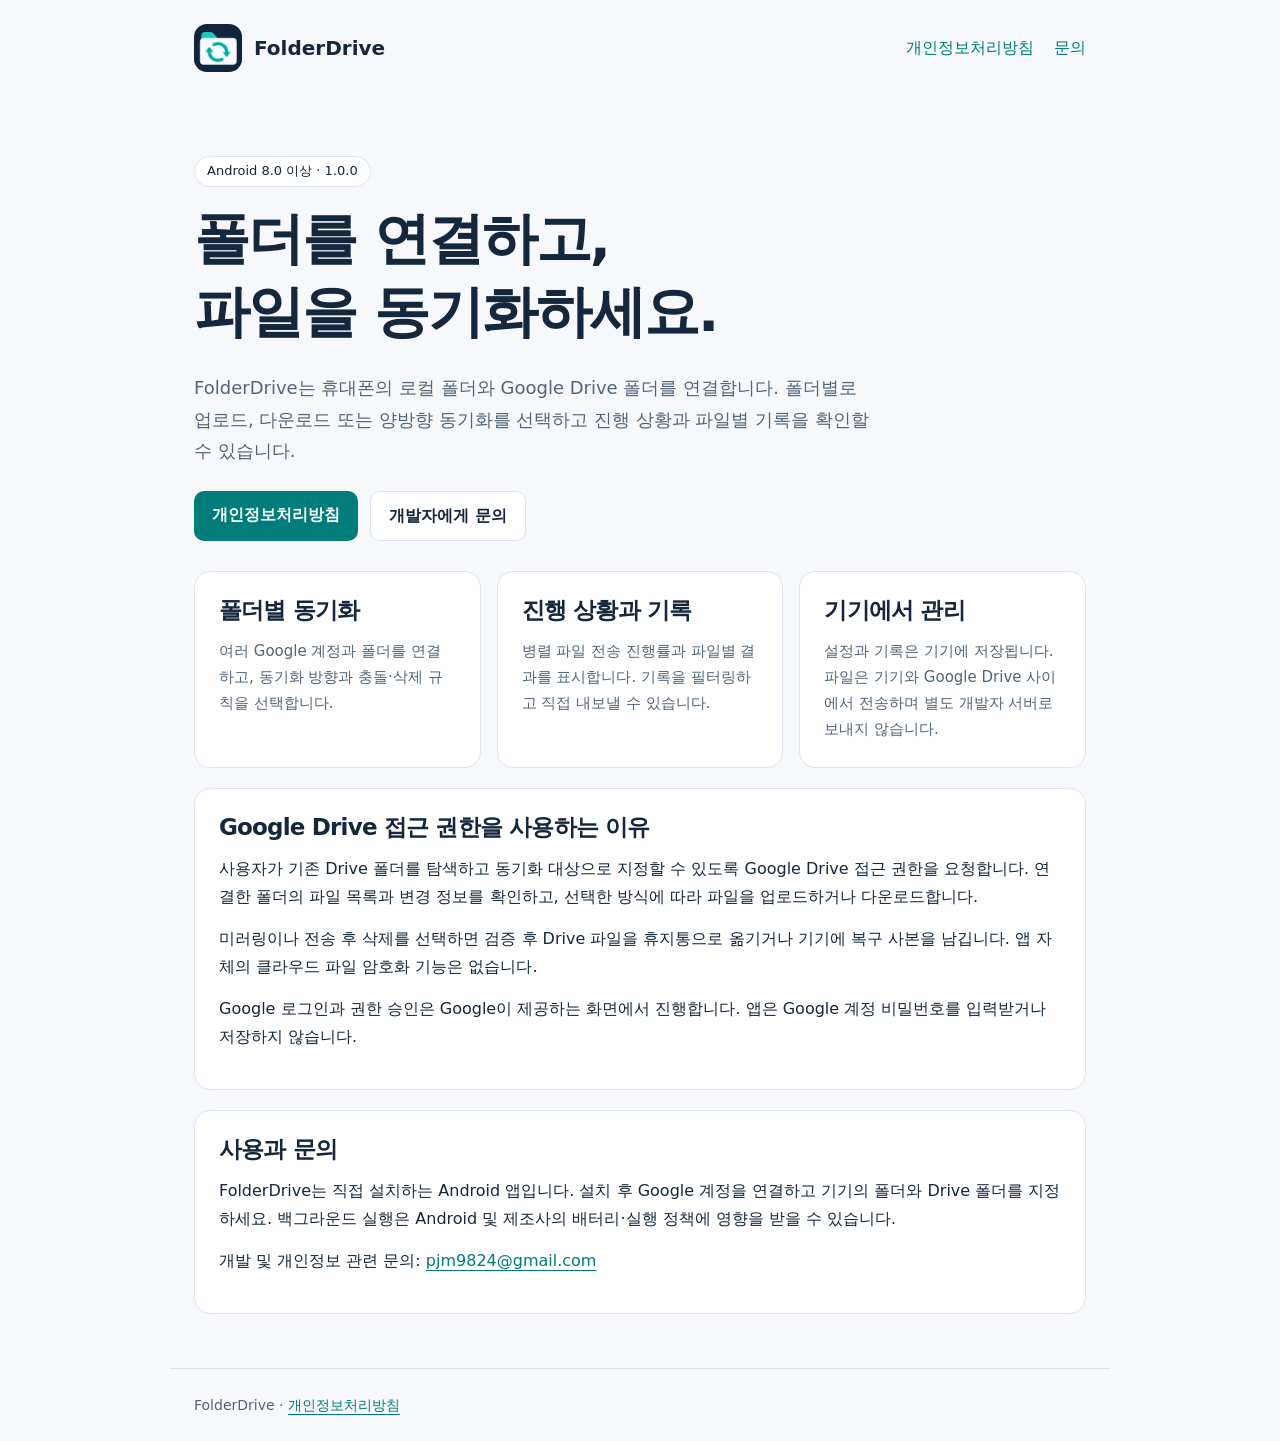
<file: index.html>
<!doctype html>
<html lang="ko">
<head><meta charset="utf-8"><meta name="viewport" content="width=device-width,initial-scale=1"><meta name="description" content="FolderDrive는 Android의 로컬 폴더와 사용자가 선택한 Google Drive 폴더를 동기화하는 앱입니다."><title>FolderDrive — Android 폴더 동기화</title><link rel="stylesheet" href="style.css"><link rel="icon" href="icon.png"></head>
<body>
<header><a class="brand" href="./"><img src="icon.png" alt="">FolderDrive</a><nav aria-label="주 메뉴"><a href="privacy.html">개인정보처리방침</a><a href="mailto:pjm9824@gmail.com">문의</a></nav></header>
<main>
<section class="hero"><span class="tag">Android 8.0 이상 · 1.0.0</span><h1>폴더를 연결하고,<br>파일을 동기화하세요.</h1><p>FolderDrive는 휴대폰의 로컬 폴더와 Google Drive 폴더를 연결합니다. 폴더별로 업로드, 다운로드 또는 양방향 동기화를 선택하고 진행 상황과 파일별 기록을 확인할 수 있습니다.</p><div class="actions"><a class="button" href="privacy.html">개인정보처리방침</a><a class="button secondary" href="mailto:pjm9824@gmail.com">개발자에게 문의</a></div></section>
<div class="grid"><section class="card"><h2>폴더별 동기화</h2><p>여러 Google 계정과 폴더를 연결하고, 동기화 방향과 충돌·삭제 규칙을 선택합니다.</p></section><section class="card"><h2>진행 상황과 기록</h2><p>병렬 파일 전송 진행률과 파일별 결과를 표시합니다. 기록을 필터링하고 직접 내보낼 수 있습니다.</p></section><section class="card"><h2>기기에서 관리</h2><p>설정과 기록은 기기에 저장됩니다. 파일은 기기와 Google Drive 사이에서 전송하며 별도 개발자 서버로 보내지 않습니다.</p></section></div>
<section class="section"><h2>Google Drive 접근 권한을 사용하는 이유</h2><p>사용자가 기존 Drive 폴더를 탐색하고 동기화 대상으로 지정할 수 있도록 Google Drive 접근 권한을 요청합니다. 연결한 폴더의 파일 목록과 변경 정보를 확인하고, 선택한 방식에 따라 파일을 업로드하거나 다운로드합니다.</p><p>미러링이나 전송 후 삭제를 선택하면 검증 후 Drive 파일을 휴지통으로 옮기거나 기기에 복구 사본을 남깁니다. 앱 자체의 클라우드 파일 암호화 기능은 없습니다.</p><p>Google 로그인과 권한 승인은 Google이 제공하는 화면에서 진행합니다. 앱은 Google 계정 비밀번호를 입력받거나 저장하지 않습니다.</p></section>
<section class="section"><h2>사용과 문의</h2><p>FolderDrive는 직접 설치하는 Android 앱입니다. 설치 후 Google 계정을 연결하고 기기의 폴더와 Drive 폴더를 지정하세요. 백그라운드 실행은 Android 및 제조사의 배터리·실행 정책에 영향을 받을 수 있습니다.</p><p>개발 및 개인정보 관련 문의: <a href="mailto:pjm9824@gmail.com">pjm9824@gmail.com</a></p></section>
</main><footer>FolderDrive · <a href="privacy.html">개인정보처리방침</a></footer>
</body></html>
</file>
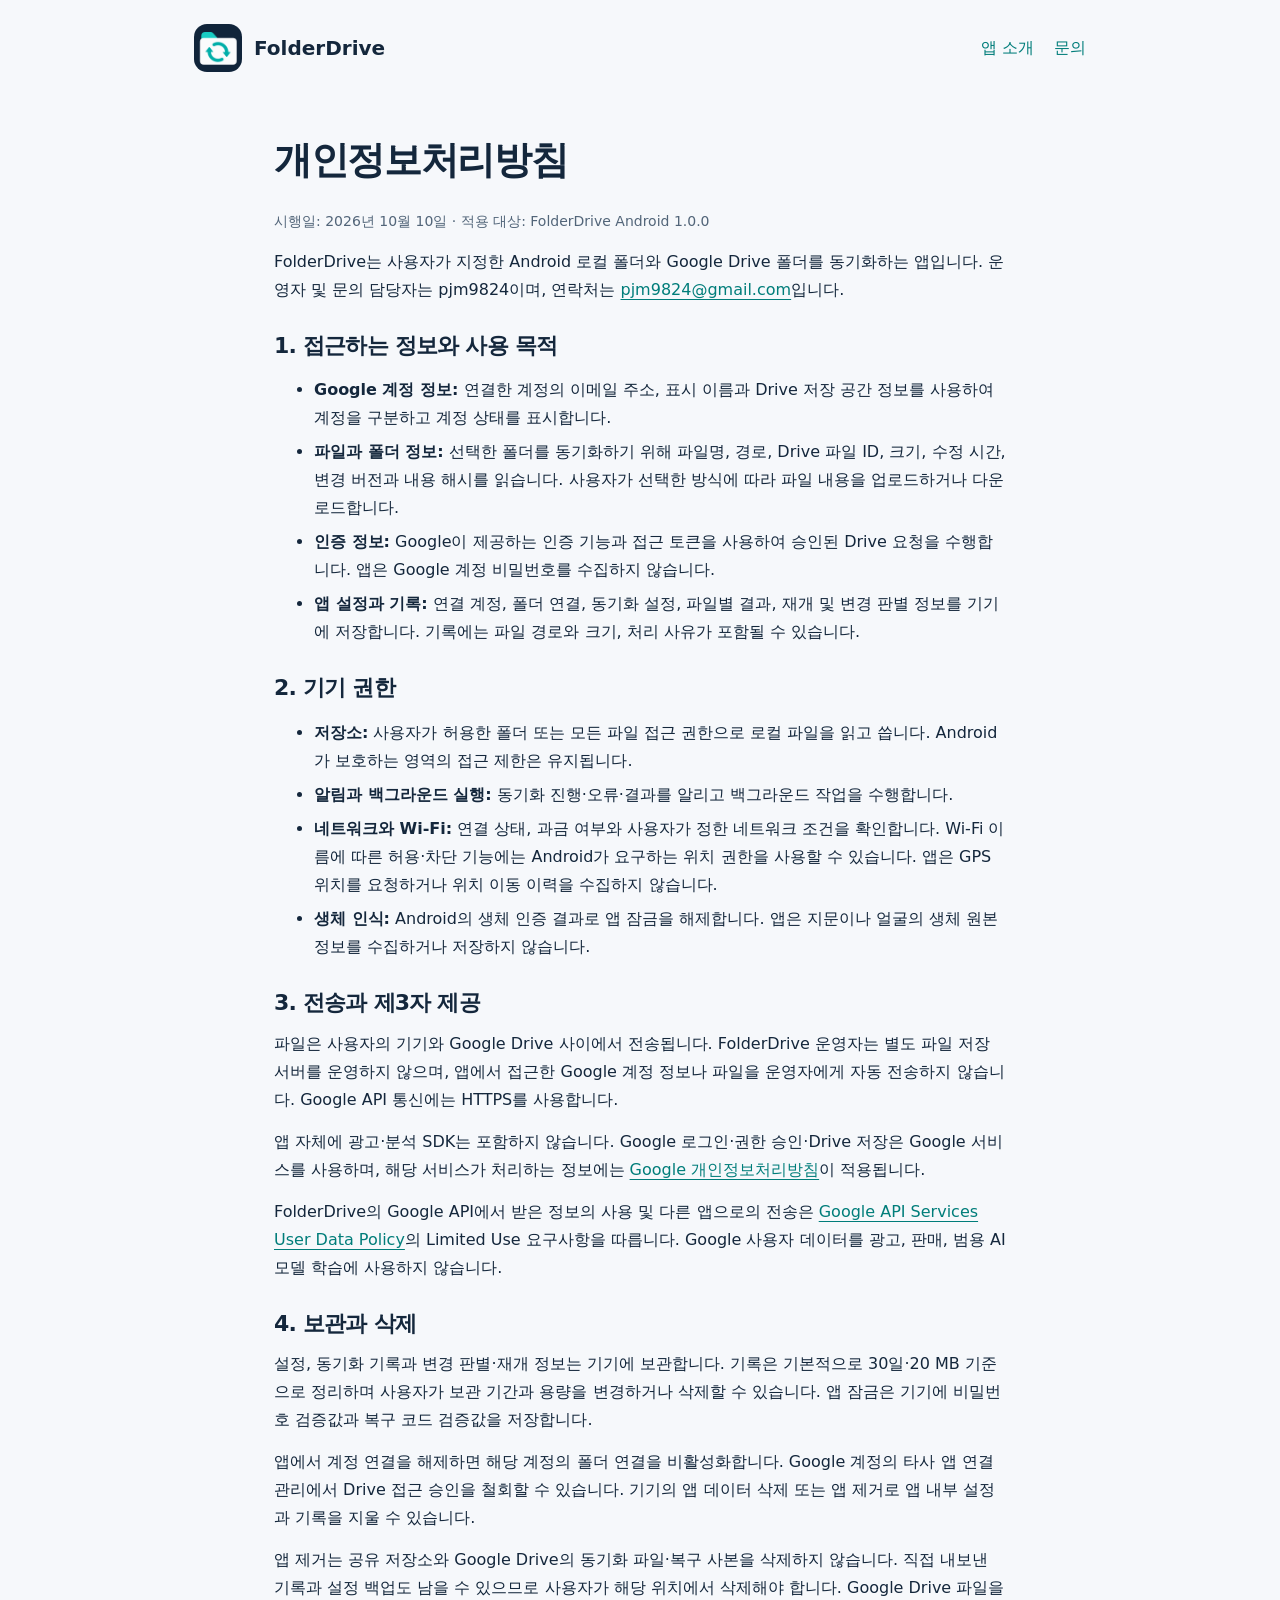
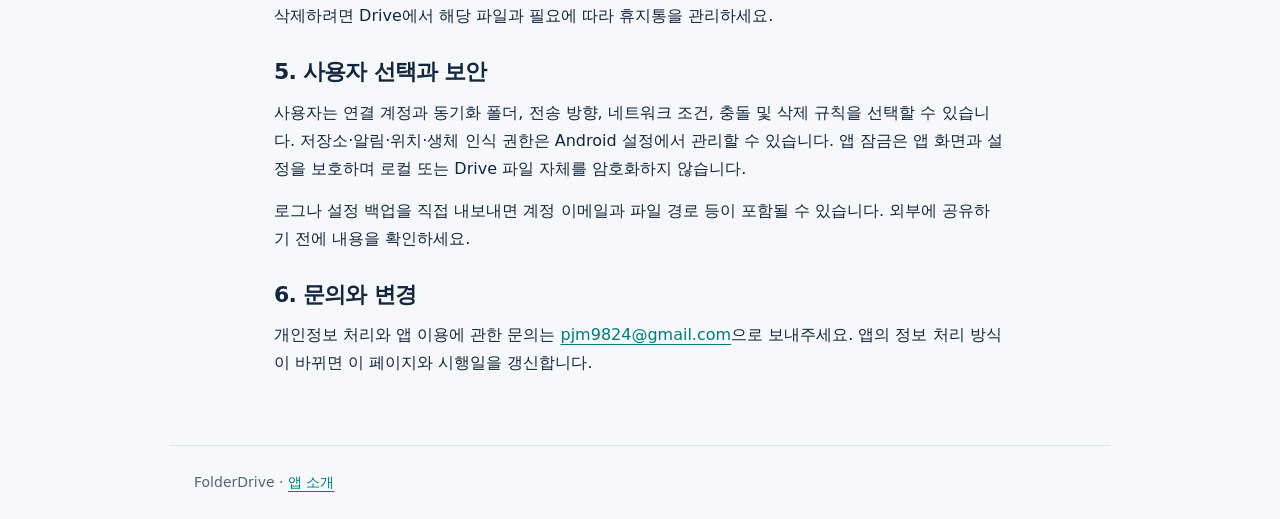
<file: privacy.html>
<!doctype html>
<html lang="ko">
<head><meta charset="utf-8"><meta name="viewport" content="width=device-width,initial-scale=1"><meta name="description" content="FolderDrive의 Google 계정 정보, 파일 동기화, 기기 내 기록, 접근 권한과 삭제 방법에 대한 개인정보처리방침."><title>개인정보처리방침 — FolderDrive</title><link rel="stylesheet" href="style.css"><link rel="icon" href="icon.png"></head>
<body>
<header><a class="brand" href="./"><img src="icon.png" alt="">FolderDrive</a><nav aria-label="주 메뉴"><a href="./">앱 소개</a><a href="mailto:pjm9824@gmail.com">문의</a></nav></header>
<main class="policy">
<h1>개인정보처리방침</h1><p class="meta">시행일: 2026년 10월 10일 · 적용 대상: FolderDrive Android 1.0.0</p>
<p>FolderDrive는 사용자가 지정한 Android 로컬 폴더와 Google Drive 폴더를 동기화하는 앱입니다. 운영자 및 문의 담당자는 pjm9824이며, 연락처는 <a href="mailto:pjm9824@gmail.com">pjm9824@gmail.com</a>입니다.</p>
<h2>1. 접근하는 정보와 사용 목적</h2>
<ul><li><strong>Google 계정 정보:</strong> 연결한 계정의 이메일 주소, 표시 이름과 Drive 저장 공간 정보를 사용하여 계정을 구분하고 계정 상태를 표시합니다.</li><li><strong>파일과 폴더 정보:</strong> 선택한 폴더를 동기화하기 위해 파일명, 경로, Drive 파일 ID, 크기, 수정 시간, 변경 버전과 내용 해시를 읽습니다. 사용자가 선택한 방식에 따라 파일 내용을 업로드하거나 다운로드합니다.</li><li><strong>인증 정보:</strong> Google이 제공하는 인증 기능과 접근 토큰을 사용하여 승인된 Drive 요청을 수행합니다. 앱은 Google 계정 비밀번호를 수집하지 않습니다.</li><li><strong>앱 설정과 기록:</strong> 연결 계정, 폴더 연결, 동기화 설정, 파일별 결과, 재개 및 변경 판별 정보를 기기에 저장합니다. 기록에는 파일 경로와 크기, 처리 사유가 포함될 수 있습니다.</li></ul>
<h2>2. 기기 권한</h2>
<ul><li><strong>저장소:</strong> 사용자가 허용한 폴더 또는 모든 파일 접근 권한으로 로컬 파일을 읽고 씁니다. Android가 보호하는 영역의 접근 제한은 유지됩니다.</li><li><strong>알림과 백그라운드 실행:</strong> 동기화 진행·오류·결과를 알리고 백그라운드 작업을 수행합니다.</li><li><strong>네트워크와 Wi-Fi:</strong> 연결 상태, 과금 여부와 사용자가 정한 네트워크 조건을 확인합니다. Wi-Fi 이름에 따른 허용·차단 기능에는 Android가 요구하는 위치 권한을 사용할 수 있습니다. 앱은 GPS 위치를 요청하거나 위치 이동 이력을 수집하지 않습니다.</li><li><strong>생체 인식:</strong> Android의 생체 인증 결과로 앱 잠금을 해제합니다. 앱은 지문이나 얼굴의 생체 원본 정보를 수집하거나 저장하지 않습니다.</li></ul>
<h2>3. 전송과 제3자 제공</h2>
<p>파일은 사용자의 기기와 Google Drive 사이에서 전송됩니다. FolderDrive 운영자는 별도 파일 저장 서버를 운영하지 않으며, 앱에서 접근한 Google 계정 정보나 파일을 운영자에게 자동 전송하지 않습니다. Google API 통신에는 HTTPS를 사용합니다.</p>
<p>앱 자체에 광고·분석 SDK는 포함하지 않습니다. Google 로그인·권한 승인·Drive 저장은 Google 서비스를 사용하며, 해당 서비스가 처리하는 정보에는 <a href="https://policies.google.com/privacy">Google 개인정보처리방침</a>이 적용됩니다.</p>
<p>FolderDrive의 Google API에서 받은 정보의 사용 및 다른 앱으로의 전송은 <a href="https://developers.google.com/terms/api-services-user-data-policy">Google API Services User Data Policy</a>의 Limited Use 요구사항을 따릅니다. Google 사용자 데이터를 광고, 판매, 범용 AI 모델 학습에 사용하지 않습니다.</p>
<h2>4. 보관과 삭제</h2>
<p>설정, 동기화 기록과 변경 판별·재개 정보는 기기에 보관합니다. 기록은 기본적으로 30일·20 MB 기준으로 정리하며 사용자가 보관 기간과 용량을 변경하거나 삭제할 수 있습니다. 앱 잠금은 기기에 비밀번호 검증값과 복구 코드 검증값을 저장합니다.</p>
<p>앱에서 계정 연결을 해제하면 해당 계정의 폴더 연결을 비활성화합니다. Google 계정의 타사 앱 연결 관리에서 Drive 접근 승인을 철회할 수 있습니다. 기기의 앱 데이터 삭제 또는 앱 제거로 앱 내부 설정과 기록을 지울 수 있습니다.</p>
<p>앱 제거는 공유 저장소와 Google Drive의 동기화 파일·복구 사본을 삭제하지 않습니다. 직접 내보낸 기록과 설정 백업도 남을 수 있으므로 사용자가 해당 위치에서 삭제해야 합니다. Google Drive 파일을 삭제하려면 Drive에서 해당 파일과 필요에 따라 휴지통을 관리하세요.</p>
<h2>5. 사용자 선택과 보안</h2>
<p>사용자는 연결 계정과 동기화 폴더, 전송 방향, 네트워크 조건, 충돌 및 삭제 규칙을 선택할 수 있습니다. 저장소·알림·위치·생체 인식 권한은 Android 설정에서 관리할 수 있습니다. 앱 잠금은 앱 화면과 설정을 보호하며 로컬 또는 Drive 파일 자체를 암호화하지 않습니다.</p>
<p>로그나 설정 백업을 직접 내보내면 계정 이메일과 파일 경로 등이 포함될 수 있습니다. 외부에 공유하기 전에 내용을 확인하세요.</p>
<h2>6. 문의와 변경</h2>
<p>개인정보 처리와 앱 이용에 관한 문의는 <a href="mailto:pjm9824@gmail.com">pjm9824@gmail.com</a>으로 보내주세요. 앱의 정보 처리 방식이 바뀌면 이 페이지와 시행일을 갱신합니다.</p>
</main><footer>FolderDrive · <a href="./">앱 소개</a></footer>
</body></html>
</file>
<file: style.css>
:root{color-scheme:light dark;--bg:#f6f8fb;--panel:#fff;--ink:#14273c;--muted:#526579;--accent:#007d7a;--line:#dce5ed}
*{box-sizing:border-box}body{margin:0;background:var(--bg);color:var(--ink);font:16px/1.75 system-ui,-apple-system,"Segoe UI",sans-serif}a{color:var(--accent);text-underline-offset:4px}a:focus-visible{outline:3px solid var(--accent);outline-offset:5px}header,main,footer{max-width:940px;margin:auto;padding:24px}header{display:flex;justify-content:space-between;align-items:center;gap:16px}header a{text-decoration:none}header .brand{display:flex;align-items:center;gap:12px;color:var(--ink);font-weight:750;font-size:20px}header img{width:48px;height:48px;border-radius:13px}nav{display:flex;gap:20px;flex-wrap:wrap}h1,h2{line-height:1.3;letter-spacing:-.035em}h1{font-size:clamp(34px,6vw,56px);margin:16px 0 24px}h2{font-size:23px;margin:0 0 12px}p{margin:0 0 14px}.hero{padding:36px 0 30px}.hero p{max-width:680px;color:var(--muted);font-size:18px}.tag{display:inline-block;background:var(--panel);border:1px solid var(--line);padding:3px 12px;border-radius:20px;font-size:13px}.actions{display:flex;gap:12px;flex-wrap:wrap;margin-top:24px}.button{display:inline-block;padding:10px 18px;background:var(--accent);color:white;text-decoration:none;border-radius:10px;font-weight:650}.secondary{background:var(--panel);color:var(--ink);border:1px solid var(--line)}.grid{display:grid;grid-template-columns:repeat(3,minmax(0,1fr));gap:16px}.card,.section{background:var(--panel);border:1px solid var(--line);border-radius:16px;padding:24px}.card p{font-size:15px;color:var(--muted);margin:0}.section{margin-top:20px}.section ul{margin:10px 0;padding-left:22px}.policy{max-width:780px}.policy h1{font-size:38px}.policy h2{margin-top:28px;font-size:22px}.policy li{margin-bottom:6px}.meta,footer{color:var(--muted);font-size:14px}footer{margin-top:30px;border-top:1px solid var(--line)}@media(max-width:620px){header{align-items:flex-start;flex-direction:column}.grid{grid-template-columns:1fr}.hero{padding-top:16px}.card,.section{padding:20px}}@media(prefers-color-scheme:dark){:root{--bg:#09131e;--panel:#122333;--ink:#edf3fa;--muted:#a6b8c8;--accent:#5ed4c8;--line:#2d4052}.button{color:#09131e}.secondary{color:var(--ink)}}
</file>
